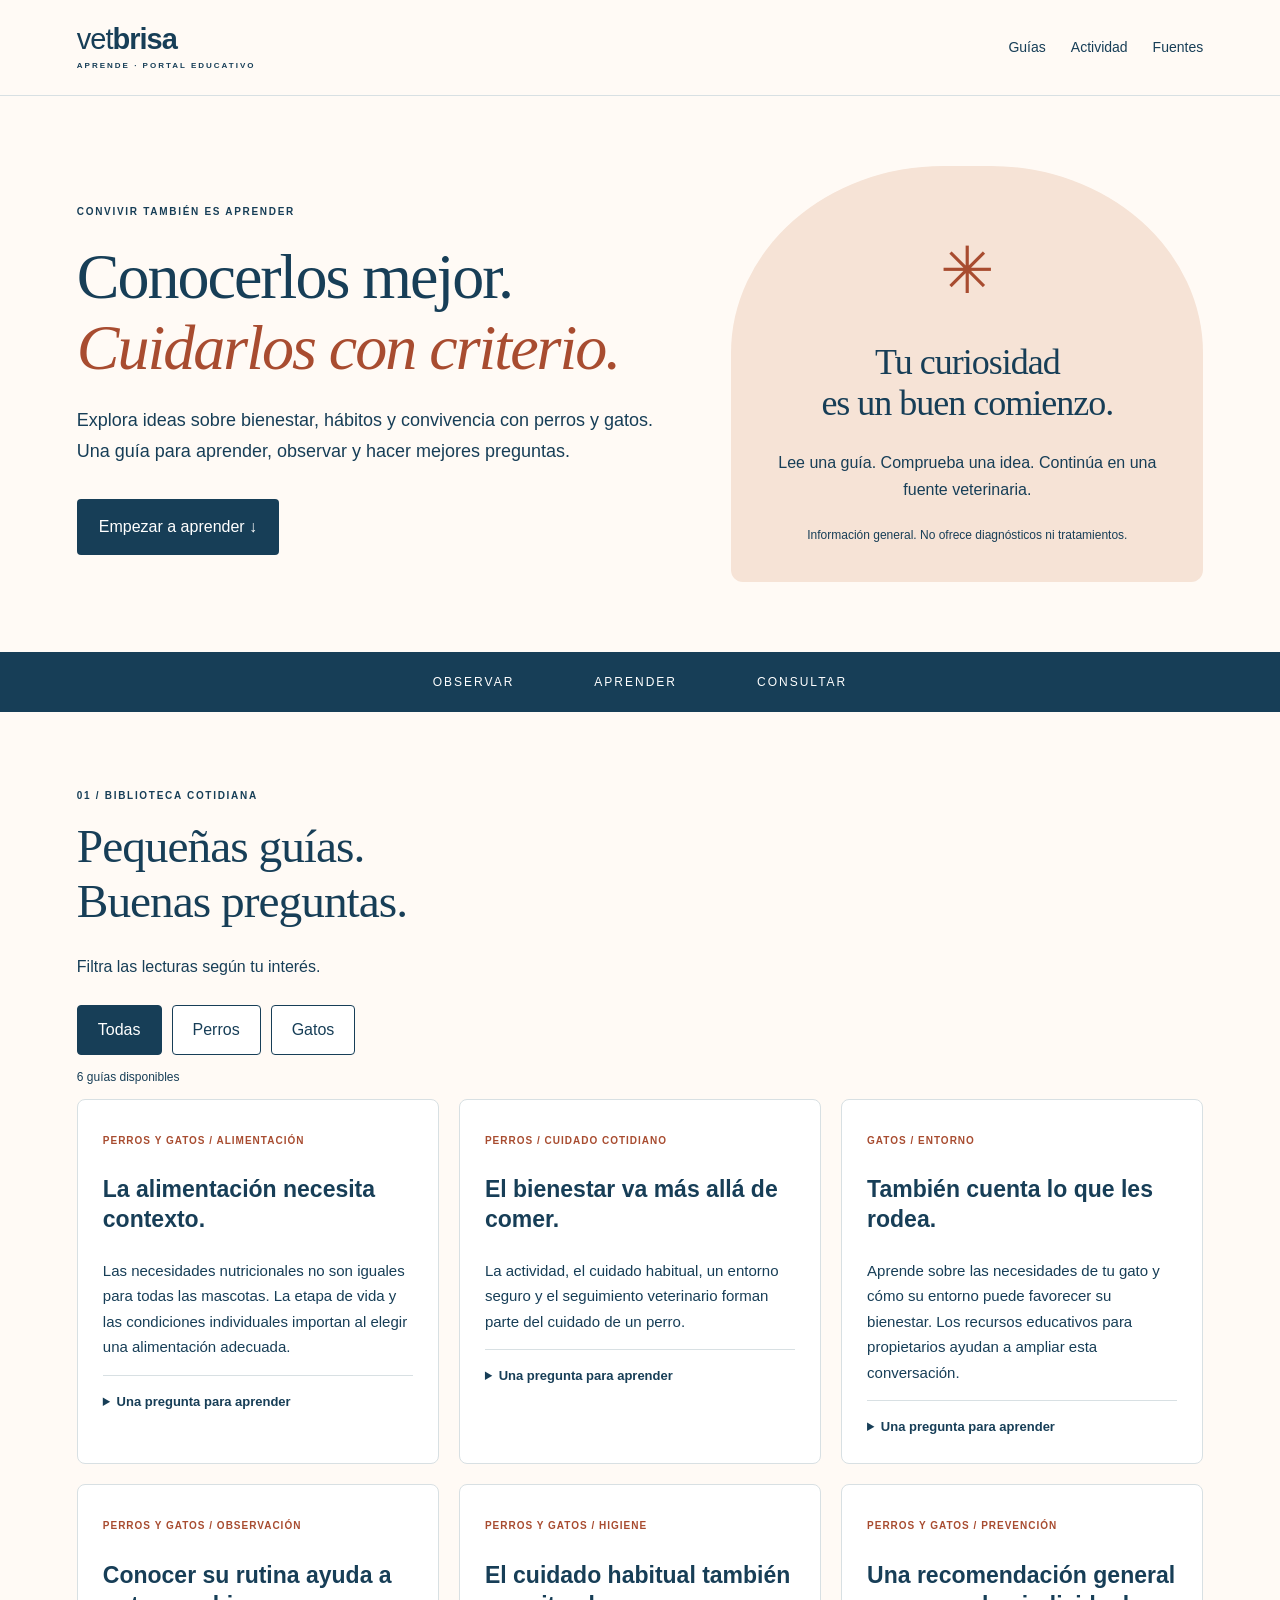
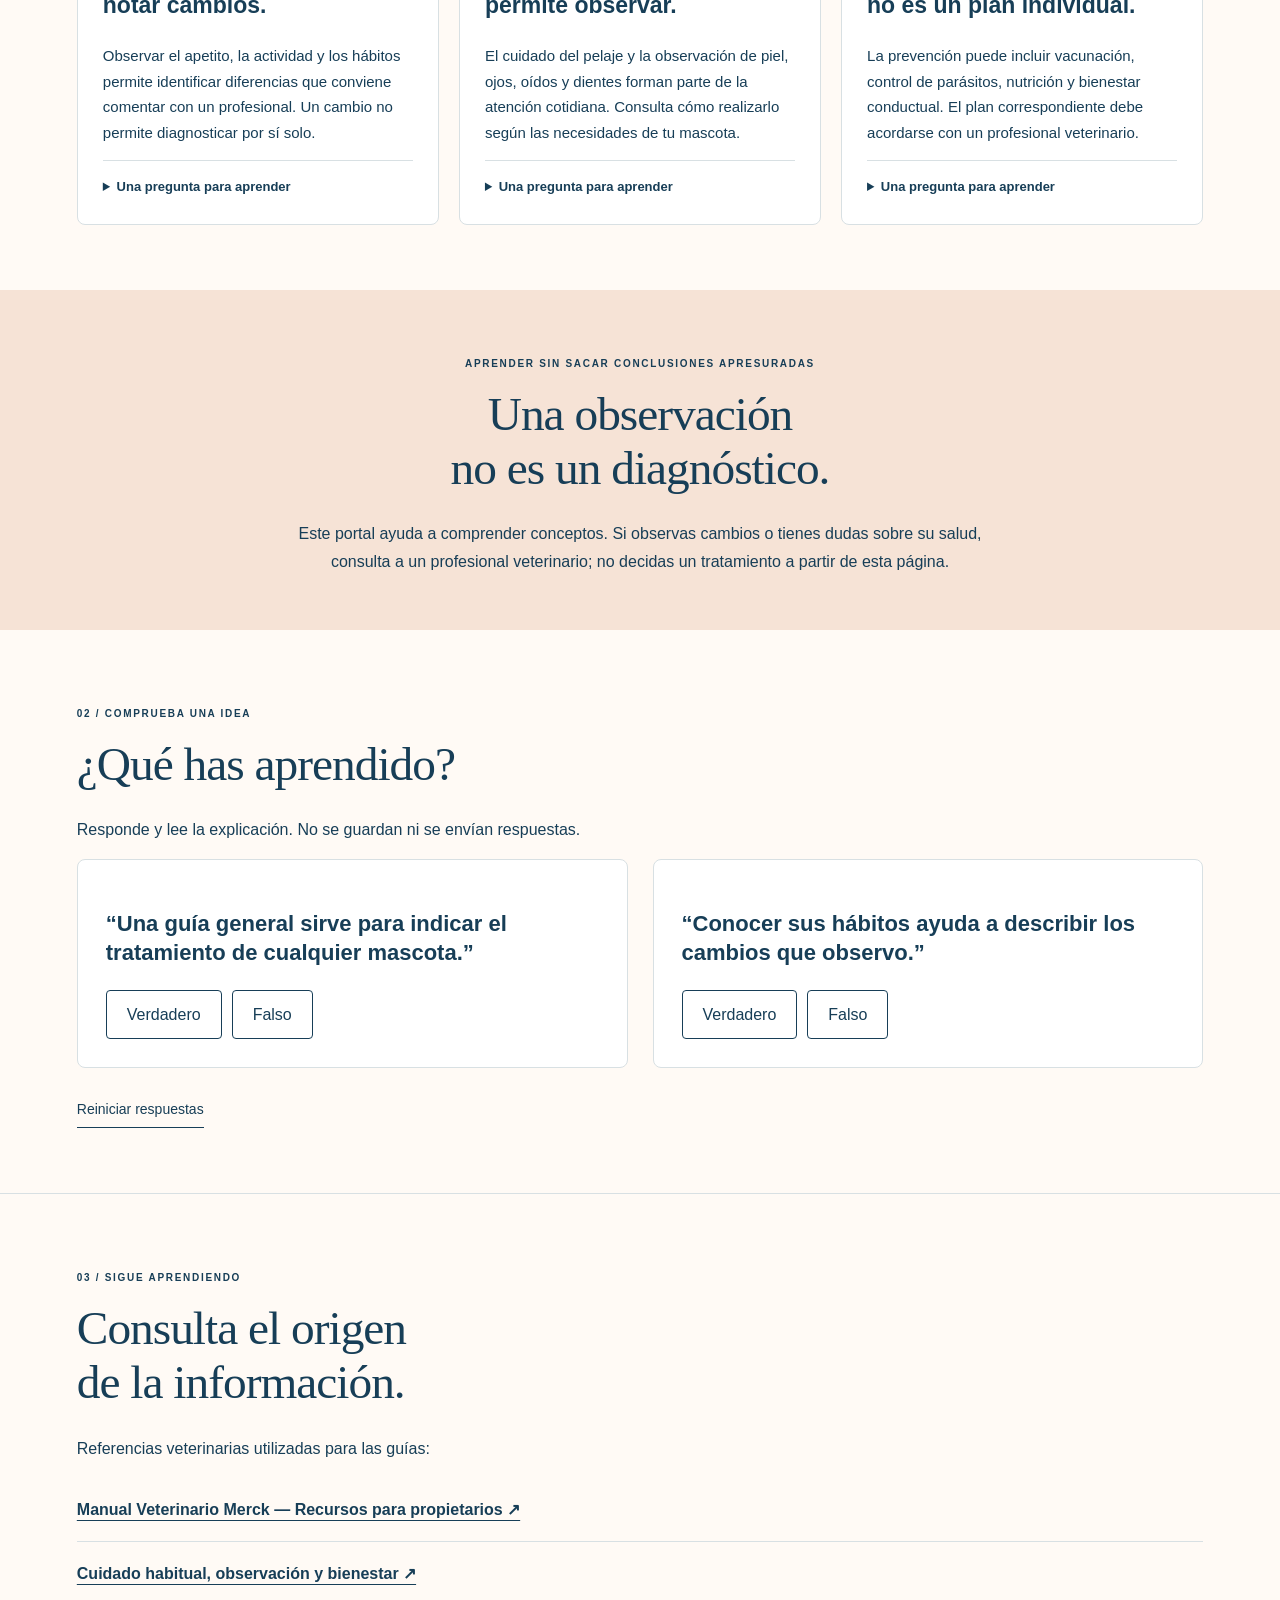
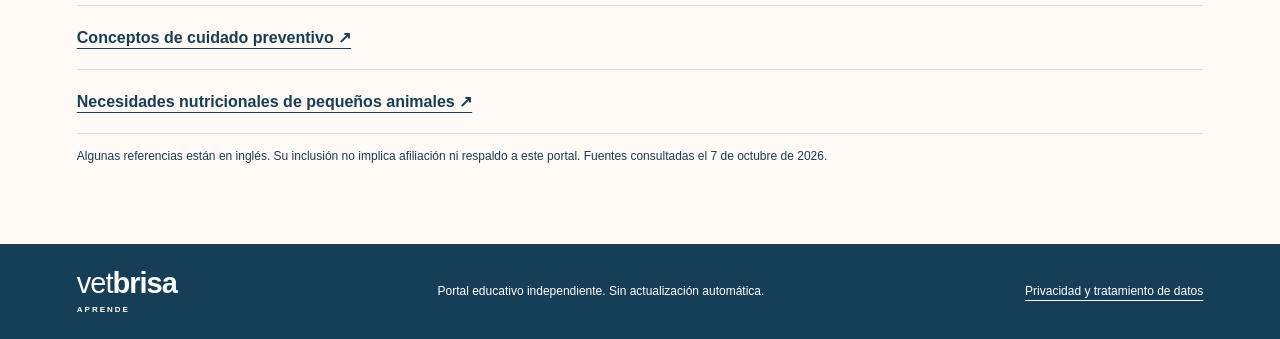
<file: index.html>
<!DOCTYPE html>
<html lang="es">
<head>
  <meta charset="UTF-8">
  <meta name="viewport" content="width=device-width, initial-scale=1">
  <meta name="description" content="Vet Brisa Aprende: guías educativas para conocer mejor a perros y gatos.">
  <title>Vet Brisa Aprende | Conocer para cuidar</title>
  <link rel="stylesheet" href="estilos.css?v=3">
  <script src="script.js?v=3" defer></script>
</head>
<body>
  <a class="skip" href="#guias">Saltar al contenido</a>

  <header>
    <a class="brand" href="#inicio">
      vet<strong>brisa</strong>
      <small>APRENDE · PORTAL EDUCATIVO</small>
    </a>
    <nav aria-label="Navegación principal">
      <a href="#guias">Guías</a>
      <a href="#actividad">Actividad</a>
      <a href="#fuentes">Fuentes</a>
    </nav>
  </header>

  <main>
    <section class="hero" id="inicio">
      <div>
        <p class="label">CONVIVIR TAMBIÉN ES APRENDER</p>
        <h1>Conocerlos mejor.<br><em>Cuidarlos con criterio.</em></h1>
        <p class="lead">
          Explora ideas sobre bienestar, hábitos y convivencia con perros
          y gatos. Una guía para aprender, observar y hacer mejores preguntas.
        </p>
        <a class="button" href="#guias">Empezar a aprender ↓</a>
      </div>

      <div class="hero-note">
        <span aria-hidden="true">✳</span>
        <h2>Tu curiosidad<br>es un buen comienzo.</h2>
        <p>Lee una guía. Comprueba una idea. Continúa en una fuente veterinaria.</p>
        <small>Información general. No ofrece diagnósticos ni tratamientos.</small>
      </div>
    </section>

    <div class="band">
      <span>OBSERVAR</span><span>APRENDER</span><span>CONSULTAR</span>
    </div>

    <section id="guias" class="section">
      <p class="label">01 / BIBLIOTECA COTIDIANA</p>
      <h2>Pequeñas guías.<br>Buenas preguntas.</h2>
      <p>Filtra las lecturas según tu interés.</p>

      <div class="filters" role="group" aria-label="Filtrar guías">
        <button data-filter="todos" aria-pressed="true">Todas</button>
        <button data-filter="perros" aria-pressed="false">Perros</button>
        <button data-filter="gatos" aria-pressed="false">Gatos</button>
      </div>
      <p id="filter-status" class="small" role="status">6 guías disponibles</p>

      <div class="cards">
        <article data-species="ambos">
          <span class="tag">PERROS Y GATOS / ALIMENTACIÓN</span>
          <h3>La alimentación necesita contexto.</h3>
          <p>
            Las necesidades nutricionales no son iguales para todas las
            mascotas. La etapa de vida y las condiciones individuales
            importan al elegir una alimentación adecuada.
          </p>
          <details>
            <summary>Una pregunta para aprender</summary>
            <p>¿La información que estoy leyendo corresponde a su especie y etapa de vida?</p>
          </details>
        </article>

        <article data-species="perros">
          <span class="tag">PERROS / CUIDADO COTIDIANO</span>
          <h3>El bienestar va más allá de comer.</h3>
          <p>
            La actividad, el cuidado habitual, un entorno seguro y el
            seguimiento veterinario forman parte del cuidado de un perro.
          </p>
          <details>
            <summary>Una pregunta para aprender</summary>
            <p>¿Qué aspectos de su rutina necesito conocer mejor?</p>
          </details>
        </article>

        <article data-species="gatos">
          <span class="tag">GATOS / ENTORNO</span>
          <h3>También cuenta lo que les rodea.</h3>
          <p>
            Aprende sobre las necesidades de tu gato y cómo su entorno
            puede favorecer su bienestar. Los recursos educativos para
            propietarios ayudan a ampliar esta conversación.
          </p>
          <details>
            <summary>Una pregunta para aprender</summary>
            <p>¿Estoy consultando recomendaciones específicas para gatos?</p>
          </details>
        </article>

        <article data-species="ambos">
          <span class="tag">PERROS Y GATOS / OBSERVACIÓN</span>
          <h3>Conocer su rutina ayuda a notar cambios.</h3>
          <p>
            Observar el apetito, la actividad y los hábitos permite
            identificar diferencias que conviene comentar con un
            profesional. Un cambio no permite diagnosticar por sí solo.
          </p>
          <details>
            <summary>Una pregunta para aprender</summary>
            <p>¿Qué cambió respecto a su comportamiento habitual y desde cuándo?</p>
          </details>
        </article>

        <article data-species="ambos">
          <span class="tag">PERROS Y GATOS / HIGIENE</span>
          <h3>El cuidado habitual también permite observar.</h3>
          <p>
            El cuidado del pelaje y la observación de piel, ojos, oídos
            y dientes forman parte de la atención cotidiana. Consulta
            cómo realizarlo según las necesidades de tu mascota.
          </p>
          <details>
            <summary>Una pregunta para aprender</summary>
            <p>¿Qué cuidados puedo hacer en casa y cuáles requieren orientación profesional?</p>
          </details>
        </article>

        <article data-species="ambos">
          <span class="tag">PERROS Y GATOS / PREVENCIÓN</span>
          <h3>Una recomendación general no es un plan individual.</h3>
          <p>
            La prevención puede incluir vacunación, control de parásitos,
            nutrición y bienestar conductual. El plan correspondiente
            debe acordarse con un profesional veterinario.
          </p>
          <details>
            <summary>Una pregunta para aprender</summary>
            <p>¿Esta recomendación general necesita adaptarse a mi mascota?</p>
          </details>
        </article>
      </div>
    </section>

    <section class="observation">
      <p class="label">APRENDER SIN SACAR CONCLUSIONES APRESURADAS</p>
      <h2>Una observación<br>no es un diagnóstico.</h2>
      <p>
        Este portal ayuda a comprender conceptos. Si observas cambios
        o tienes dudas sobre su salud, consulta a un profesional
        veterinario; no decidas un tratamiento a partir de esta página.
      </p>
    </section>

    <section id="actividad" class="section">
      <p class="label">02 / COMPRUEBA UNA IDEA</p>
      <h2>¿Qué has aprendido?</h2>
      <p>Responde y lee la explicación. No se guardan ni se envían respuestas.</p>

      <div class="quiz">
        <article>
          <h3>“Una guía general sirve para indicar el tratamiento de cualquier mascota.”</h3>
          <div class="quiz-buttons" role="group" aria-label="Primera pregunta">
            <button data-answer="incorrecto" aria-pressed="false">Verdadero</button>
            <button data-answer="correcto" aria-pressed="false">Falso</button>
          </div>
          <p class="feedback" role="status" hidden></p>
          <p class="explanation" hidden>
            Una guía aporta información general. La evaluación y las
            indicaciones individuales corresponden al profesional veterinario.
          </p>
        </article>

        <article>
          <h3>“Conocer sus hábitos ayuda a describir los cambios que observo.”</h3>
          <div class="quiz-buttons" role="group" aria-label="Segunda pregunta">
            <button data-answer="correcto" aria-pressed="false">Verdadero</button>
            <button data-answer="incorrecto" aria-pressed="false">Falso</button>
          </div>
          <p class="feedback" role="status" hidden></p>
          <p class="explanation" hidden>
            Observar su rutina permite explicar qué ha cambiado.
            Esa información no sustituye una evaluación profesional.
          </p>
        </article>
      </div>
      <button id="reset" class="reset">Reiniciar respuestas</button>
    </section>

    <section id="fuentes" class="section sources">
      <p class="label">03 / SIGUE APRENDIENDO</p>
      <h2>Consulta el origen<br>de la información.</h2>
      <p>Referencias veterinarias utilizadas para las guías:</p>

      <a href="https://www.merckvetmanual.com/resourcespages/pet-owners-overview"
         target="_blank" rel="noopener noreferrer">
        Manual Veterinario Merck — Recursos para propietarios ↗
      </a>
      <a href="https://www.merckvetmanual.com/management-and-nutrition/preventative-health-care-and-husbandry-in-small-animals/overview-of-preventative-health-care-and-husbandry-in-small-animals"
         target="_blank" rel="noopener noreferrer">
        Cuidado habitual, observación y bienestar ↗
      </a>
      <a href="https://www.merckvetmanual.com/management-and-nutrition/preventative-health-care-and-husbandry-in-small-animals/preventative-health-care-for-small-animals"
         target="_blank" rel="noopener noreferrer">
        Conceptos de cuidado preventivo ↗
      </a>
      <a href="https://www.merckvetmanual.com/management-and-nutrition/nutrition-small-animals/nutritional-requirements-of-small-animals"
         target="_blank" rel="noopener noreferrer">
        Necesidades nutricionales de pequeños animales ↗
      </a>

      <p class="small">
        Algunas referencias están en inglés. Su inclusión no implica
        afiliación ni respaldo a este portal.
        Fuentes consultadas el 7 de octubre de 2026.
      </p>
    </section>
  </main>

  <footer>
    <a class="brand" href="#inicio">vet<strong>brisa</strong><small>APRENDE</small></a>
    <p>Portal educativo independiente. Sin actualización automática.</p>
    <a href="privacidad.html">Privacidad y tratamiento de datos</a>
  </footer>
</body>
</html>
</file>
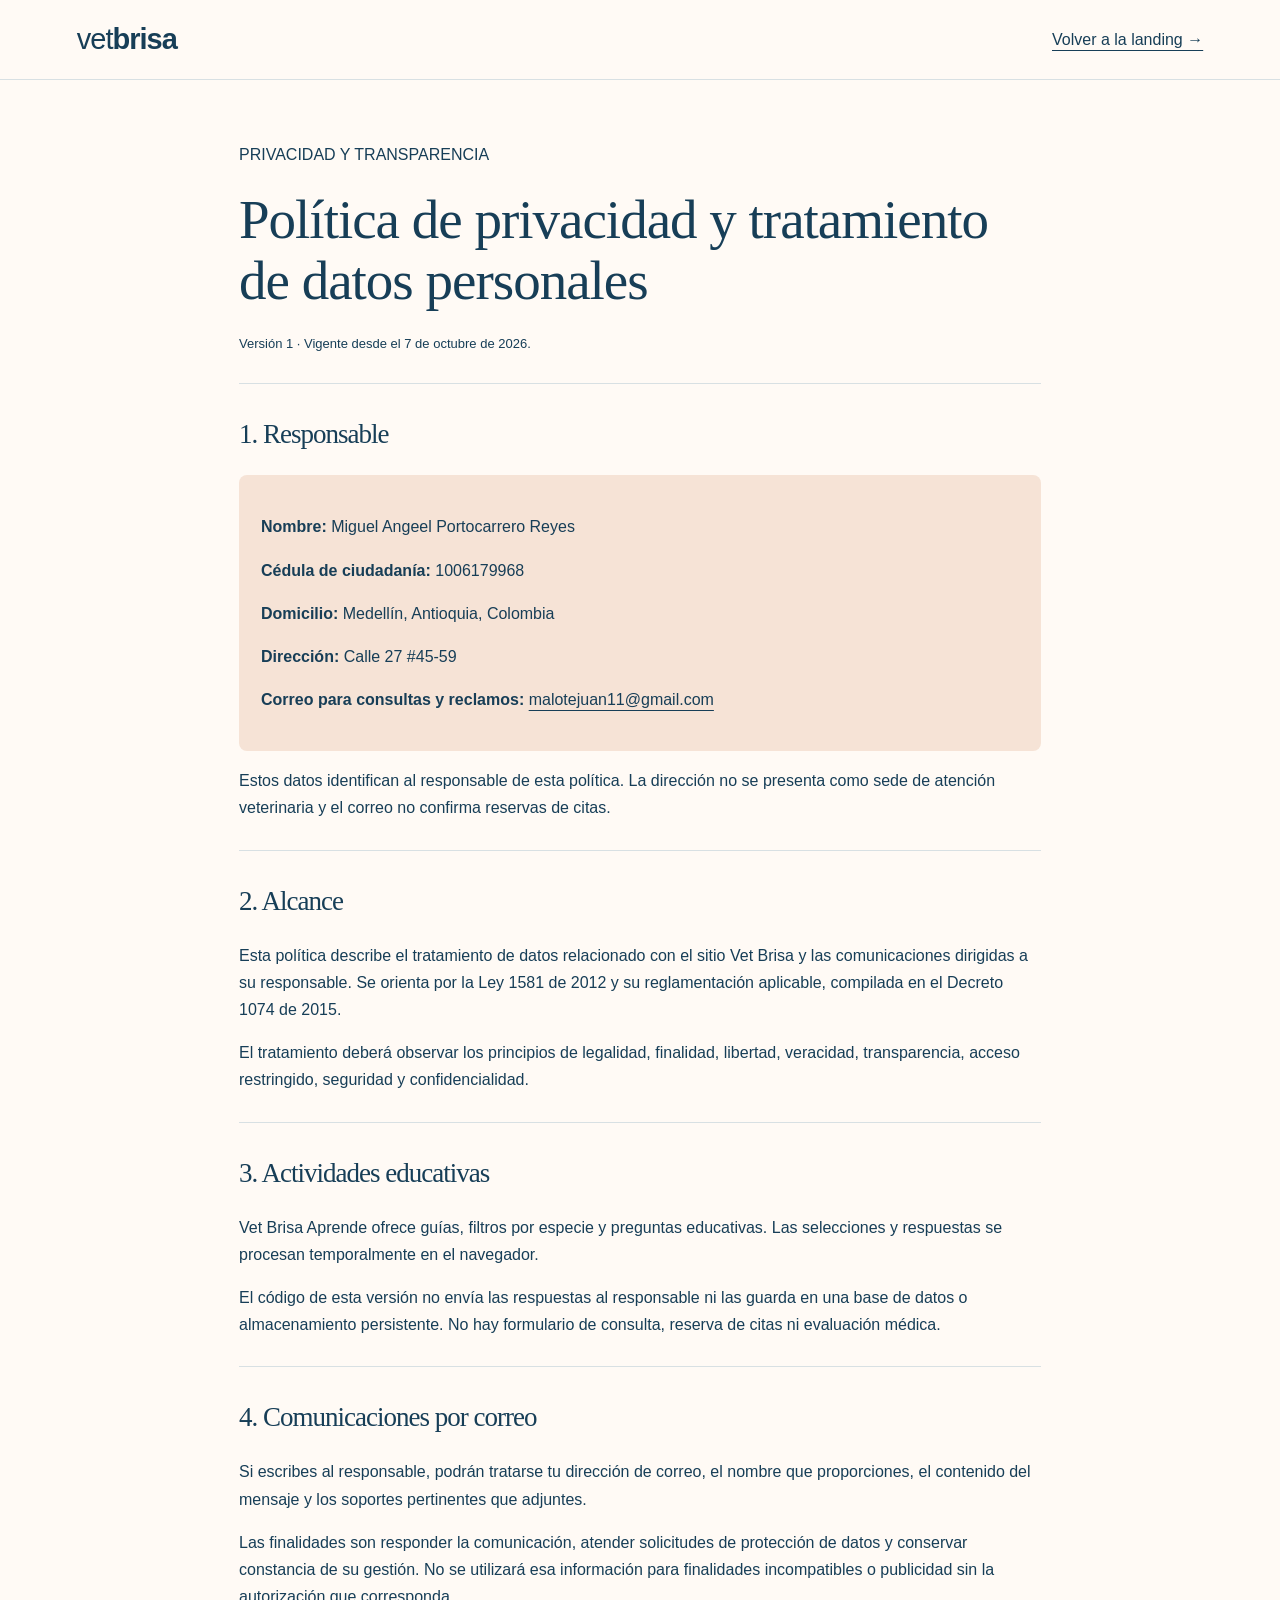
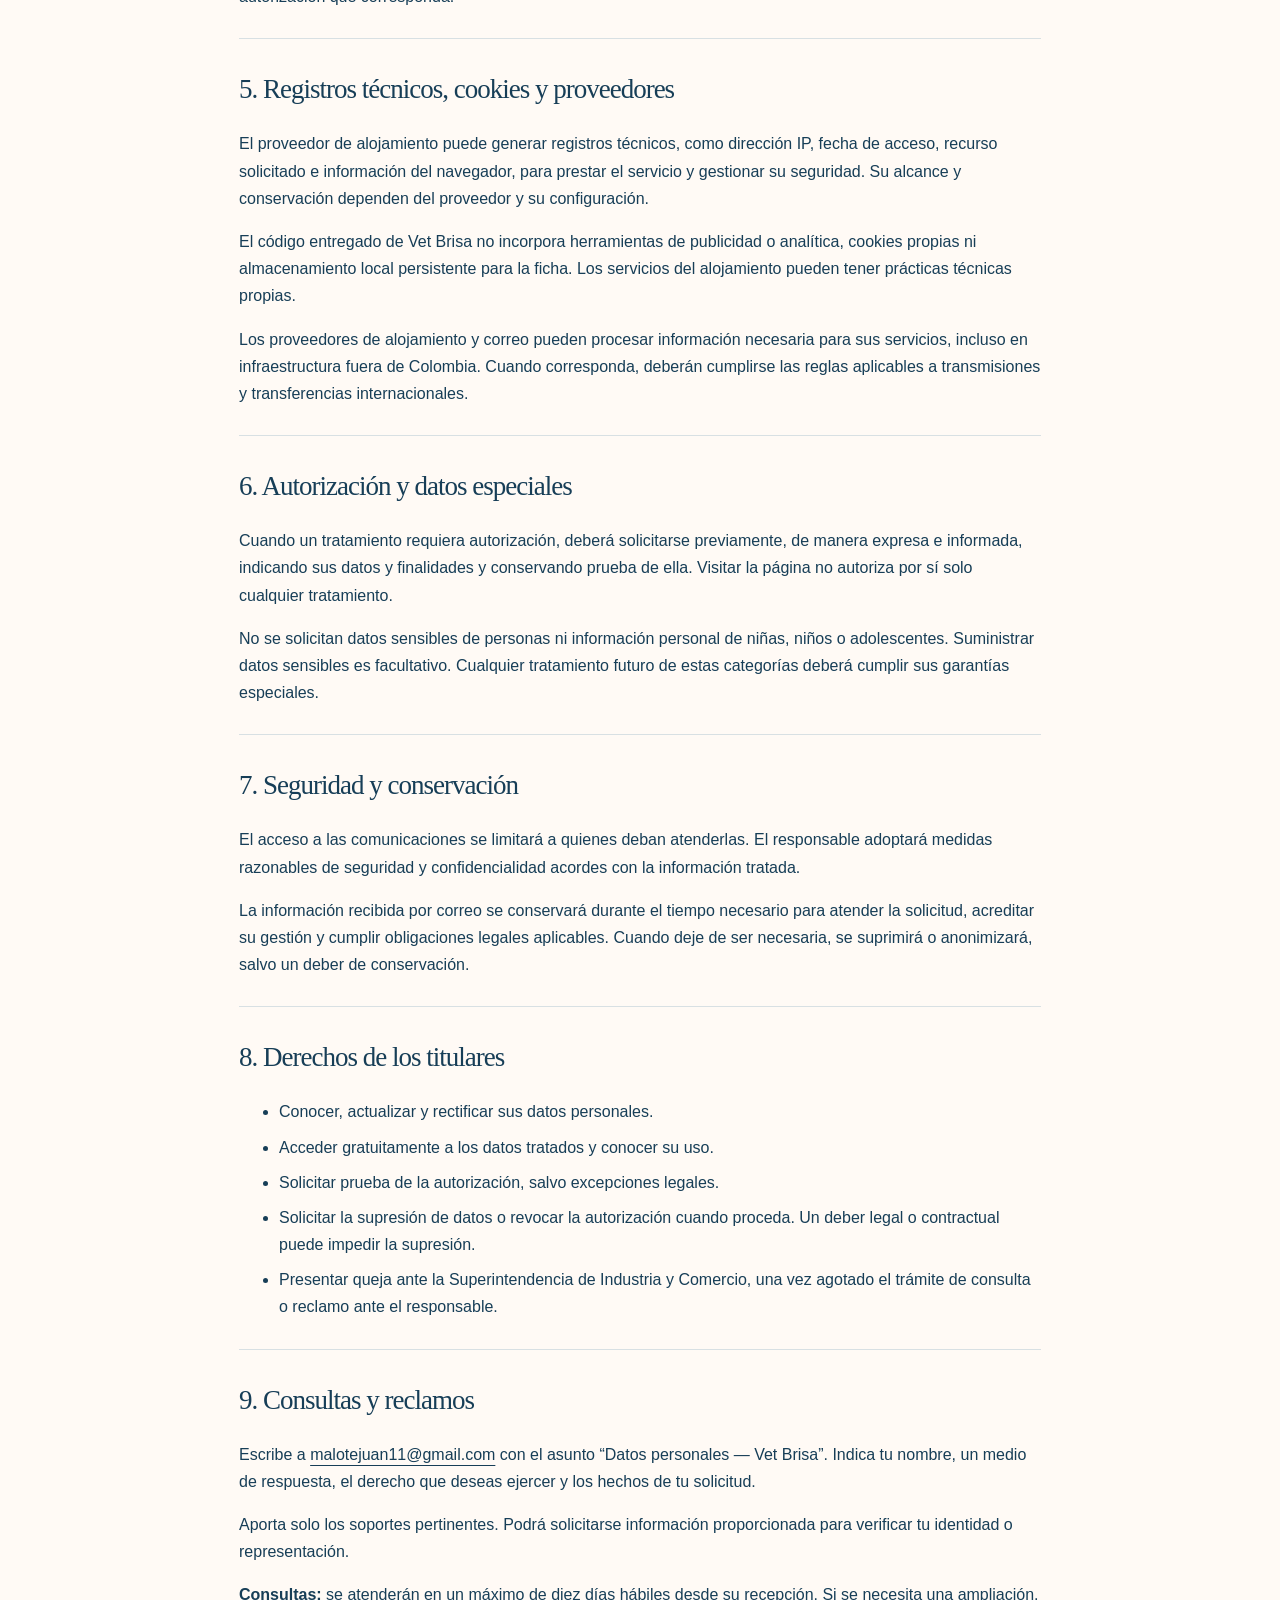
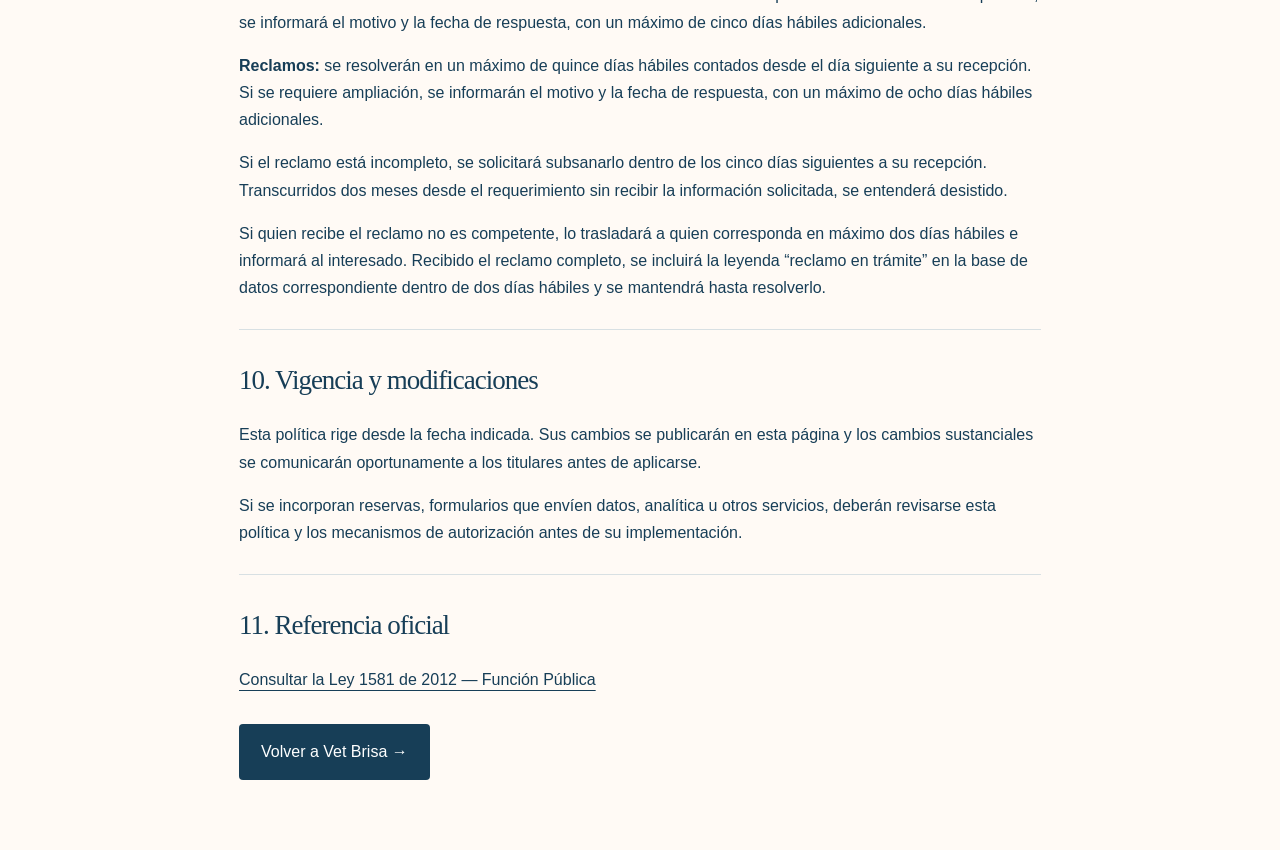
<file: privacidad.html>
<!DOCTYPE html>
<html lang="es">
<head>
  <meta charset="UTF-8">
  <meta name="viewport" content="width=device-width, initial-scale=1">
  <title>Política de privacidad | Vet Brisa</title>
  <link rel="stylesheet" href="estilos.css">
  <style>
    .policy-header {
      padding: 25px 6%;
      border-bottom: 1px solid var(--line);
      display: flex;
      justify-content: space-between;
      align-items: center;
      gap: 20px;
    }
    .policy {
      max-width: 850px;
      margin: auto;
      padding: 45px 24px 70px;
    }
    .policy h1 {
      font-size: clamp(35px, 6vw, 55px);
      letter-spacing: -1px;
    }
    .policy h2 {
      font-size: 27px;
      margin-top: 35px;
    }
    .policy section {
      border-top: 1px solid var(--line);
      margin-top: 28px;
    }
    .responsible {
      background: #f6e3d6;
      padding: 22px;
      border-radius: 8px;
      overflow-wrap: anywhere;
    }
    .policy li { margin-bottom: 8px; }
    .policy a { overflow-wrap: anywhere; }
    .policy-date { font-size: 13px; color: var(--muted); }
    @media (max-width: 550px) {
      .policy-header { flex-direction: column; align-items: start; }
    }
  </style>
</head>
<body>
  <header class="policy-header">
    <a class="brand" href="index.html">vet<strong>brisa</strong></a>
    <a href="index.html">Volver a la landing →</a>
  </header>

  <main class="policy">
    <p class="eyebrow">PRIVACIDAD Y TRANSPARENCIA</p>
    <h1>Política de privacidad y tratamiento de datos personales</h1>
    <p class="policy-date">Versión 1 · Vigente desde el 7 de octubre de 2026.</p>

    <section>
      <h2>1. Responsable</h2>
      <div class="responsible">
        <p><strong>Nombre:</strong> Miguel Angeel Portocarrero Reyes</p>
        <p><strong>Cédula de ciudadanía:</strong> 1006179968</p>
        <p><strong>Domicilio:</strong> Medellín, Antioquia, Colombia</p>
        <p><strong>Dirección:</strong> Calle 27 #45-59</p>
        <p>
          <strong>Correo para consultas y reclamos:</strong>
          <a href="mailto:malotejuan11@gmail.com">malotejuan11@gmail.com</a>
        </p>
      </div>
      <p>
        Estos datos identifican al responsable de esta política.
        La dirección no se presenta como sede de atención veterinaria
        y el correo no confirma reservas de citas.
      </p>
    </section>

    <section>
      <h2>2. Alcance</h2>
      <p>
        Esta política describe el tratamiento de datos relacionado con
        el sitio Vet Brisa y las comunicaciones dirigidas a su responsable.
        Se orienta por la Ley 1581 de 2012 y su reglamentación aplicable,
        compilada en el Decreto 1074 de 2015.
      </p>
      <p>
        El tratamiento deberá observar los principios de legalidad,
        finalidad, libertad, veracidad, transparencia, acceso restringido,
        seguridad y confidencialidad.
      </p>
    </section>
     <section>
  <h2>3. Actividades educativas</h2>
  <p>
    Vet Brisa Aprende ofrece guías, filtros por especie y preguntas
    educativas. Las selecciones y respuestas se procesan temporalmente
    en el navegador.
  </p>
  <p>
    El código de esta versión no envía las respuestas al responsable
    ni las guarda en una base de datos o almacenamiento persistente.
    No hay formulario de consulta, reserva de citas ni evaluación médica.
  </p>
</section>
    <section>
      <h2>4. Comunicaciones por correo</h2>
      <p>
        Si escribes al responsable, podrán tratarse tu dirección de correo,
        el nombre que proporciones, el contenido del mensaje y los soportes
        pertinentes que adjuntes.
      </p>
      <p>
        Las finalidades son responder la comunicación, atender solicitudes
        de protección de datos y conservar constancia de su gestión.
        No se utilizará esa información para finalidades incompatibles
        o publicidad sin la autorización que corresponda.
      </p>
    </section>

    <section>
      <h2>5. Registros técnicos, cookies y proveedores</h2>
      <p>
        El proveedor de alojamiento puede generar registros técnicos,
        como dirección IP, fecha de acceso, recurso solicitado e información
        del navegador, para prestar el servicio y gestionar su seguridad.
        Su alcance y conservación dependen del proveedor y su configuración.
      </p>
      <p>
        El código entregado de Vet Brisa no incorpora herramientas de
        publicidad o analítica, cookies propias ni almacenamiento local
        persistente para la ficha. Los servicios del alojamiento pueden
        tener prácticas técnicas propias.
      </p>
      <p>
        Los proveedores de alojamiento y correo pueden procesar información
        necesaria para sus servicios, incluso en infraestructura fuera
        de Colombia. Cuando corresponda, deberán cumplirse las reglas
        aplicables a transmisiones y transferencias internacionales.
      </p>
    </section>

    <section>
      <h2>6. Autorización y datos especiales</h2>
      <p>
        Cuando un tratamiento requiera autorización, deberá solicitarse
        previamente, de manera expresa e informada, indicando sus datos
        y finalidades y conservando prueba de ella. Visitar la página
        no autoriza por sí solo cualquier tratamiento.
      </p>
      <p>
        No se solicitan datos sensibles de personas ni información personal
        de niñas, niños o adolescentes. Suministrar datos sensibles es
        facultativo. Cualquier tratamiento futuro de estas categorías
        deberá cumplir sus garantías especiales.
      </p>
    </section>

    <section>
      <h2>7. Seguridad y conservación</h2>
      <p>
        El acceso a las comunicaciones se limitará a quienes deban
        atenderlas. El responsable adoptará medidas razonables de seguridad
        y confidencialidad acordes con la información tratada.
      </p>
      <p>
        La información recibida por correo se conservará durante el tiempo
        necesario para atender la solicitud, acreditar su gestión y cumplir
        obligaciones legales aplicables. Cuando deje de ser necesaria,
        se suprimirá o anonimizará, salvo un deber de conservación.
      </p>
    </section>

    <section>
      <h2>8. Derechos de los titulares</h2>
      <ul>
        <li>Conocer, actualizar y rectificar sus datos personales.</li>
        <li>Acceder gratuitamente a los datos tratados y conocer su uso.</li>
        <li>Solicitar prueba de la autorización, salvo excepciones legales.</li>
        <li>
          Solicitar la supresión de datos o revocar la autorización cuando
          proceda. Un deber legal o contractual puede impedir la supresión.
        </li>
        <li>
          Presentar queja ante la Superintendencia de Industria y Comercio,
          una vez agotado el trámite de consulta o reclamo ante el responsable.
        </li>
      </ul>
    </section>

    <section>
      <h2>9. Consultas y reclamos</h2>
      <p>
        Escribe a
        <a href="mailto:malotejuan11@gmail.com">malotejuan11@gmail.com</a>
        con el asunto “Datos personales — Vet Brisa”.
        Indica tu nombre, un medio de respuesta, el derecho que deseas
        ejercer y los hechos de tu solicitud.
      </p>
      <p>
        Aporta solo los soportes pertinentes. Podrá solicitarse información
        proporcionada para verificar tu identidad o representación.
      </p>
      <p>
        <strong>Consultas:</strong> se atenderán en un máximo de diez días
        hábiles desde su recepción. Si se necesita una ampliación, se
        informará el motivo y la fecha de respuesta, con un máximo de
        cinco días hábiles adicionales.
      </p>
      <p>
        <strong>Reclamos:</strong> se resolverán en un máximo de quince
        días hábiles contados desde el día siguiente a su recepción.
        Si se requiere ampliación, se informarán el motivo y la fecha
        de respuesta, con un máximo de ocho días hábiles adicionales.
      </p>
      <p>
        Si el reclamo está incompleto, se solicitará subsanarlo dentro
        de los cinco días siguientes a su recepción. Transcurridos dos
        meses desde el requerimiento sin recibir la información solicitada,
        se entenderá desistido.
      </p>
      <p>
        Si quien recibe el reclamo no es competente, lo trasladará a quien
        corresponda en máximo dos días hábiles e informará al interesado.
        Recibido el reclamo completo, se incluirá la leyenda “reclamo en
        trámite” en la base de datos correspondiente dentro de dos días
        hábiles y se mantendrá hasta resolverlo.
      </p>
    </section>

    <section>
      <h2>10. Vigencia y modificaciones</h2>
      <p>
        Esta política rige desde la fecha indicada. Sus cambios se publicarán
        en esta página y los cambios sustanciales se comunicarán oportunamente
        a los titulares antes de aplicarse.
      </p>
      <p>
        Si se incorporan reservas, formularios que envíen datos, analítica
        u otros servicios, deberán revisarse esta política y los mecanismos
        de autorización antes de su implementación.
      </p>
    </section>

    <section>
      <h2>11. Referencia oficial</h2>
      <p>
        <a
          href="https://www.funcionpublica.gov.co/eva/gestornormativo/norma.php?i=49981"
          target="_blank"
          rel="noopener noreferrer">
          Consultar la Ley 1581 de 2012 — Función Pública
        </a>
      </p>
    </section>

    <a class="button" href="index.html">Volver a Vet Brisa →</a>
  </main>
</body>
</html>
</file>
<file: estilos.css>
:root {
  --blue: #173e57;
  --peach: #f6b998;
  --paper: #fffaf5;
  --line: #d8e0e3;
}

* { box-sizing: border-box; }
html { scroll-behavior: smooth; }
body {
  margin: 0;
  background: var(--paper);
  color: var(--blue);
  font: 16px/1.7 Arial, sans-serif;
}
a { color: inherit; text-underline-offset: 5px; }
button { font: inherit; cursor: pointer; }
[hidden] { display: none !important; }

a:focus-visible,
button:focus-visible,
summary:focus-visible {
  outline: 3px solid #b94728;
  outline-offset: 5px;
}

.skip {
  position: absolute;
  top: -100px;
  padding: 12px;
  background: white;
}
.skip:focus { top: 0; z-index: 10; }

header, footer {
  display: flex;
  justify-content: space-between;
  align-items: center;
  gap: 25px;
  padding: 25px 6%;
}
header { border-bottom: 1px solid var(--line); }
.brand {
  text-decoration: none;
  font-size: 29px;
  line-height: 1;
  letter-spacing: -1px;
}
.brand small {
  display: block;
  margin-top: 8px;
  font-size: 8px;
  font-weight: bold;
  letter-spacing: 2px;
}
nav { display: flex; gap: 25px; }
nav a { font-size: 14px; text-decoration: none; }

.hero {
  display: grid;
  grid-template-columns: 1.25fr 1fr;
  gap: 65px;
  align-items: center;
  padding: 70px 6%;
}
.label, .tag {
  font-size: 10px;
  font-weight: bold;
  letter-spacing: 1.7px;
}
h1 {
  font: normal clamp(44px, 5vw, 72px)/1.1 Georgia, serif;
  letter-spacing: -2px;
  margin: 22px 0;
}
h1 em { color: #a84c30; }
.lead { max-width: 600px; font-size: 18px; }
.button {
  display: inline-block;
  padding: 14px 22px;
  background: var(--blue);
  color: white;
  text-decoration: none;
  border-radius: 4px;
  margin-top: 15px;
}
.hero-note {
  background: #f6e3d6;
  border-radius: 45% 45% 12px 12px;
  padding: 50px 35px 35px;
  text-align: center;
}
.hero-note > span { font-size: 65px; color: #a84c30; }
.hero-note h2 { font-size: 36px; }
.hero-note small { font-size: 12px; }

h2 {
  font: normal clamp(32px, 3.7vw, 49px)/1.15 Georgia, serif;
  letter-spacing: -1px;
  margin: 15px 0 25px;
}
h3 { line-height: 1.3; }

.band {
  display: flex;
  justify-content: center;
  gap: 80px;
  background: var(--blue);
  color: white;
  padding: 20px;
  font-size: 12px;
  letter-spacing: 2px;
}
.section { padding: 65px 6%; max-width: 1400px; margin: auto; }
.filters { display: flex; gap: 10px; margin: 25px 0 10px; }
.filters button, .quiz-buttons button {
  padding: 10px 20px;
  background: white;
  color: var(--blue);
  border: 1px solid var(--blue);
  border-radius: 4px;
}
button[aria-pressed="true"] {
  background: var(--blue);
  color: white;
}

.cards { display: grid; grid-template-columns: repeat(3, 1fr); gap: 20px; }
.cards article {
  background: white;
  border: 1px solid var(--line);
  border-radius: 8px;
  padding: 25px;
}
.tag { color: #a84c30; letter-spacing: 1px; }
.cards h3 { font-size: 23px; }
.cards p { font-size: 15px; }
details { border-top: 1px solid var(--line); padding-top: 15px; }
summary { font-size: 13px; font-weight: bold; cursor: pointer; }

.observation {
  background: #f6e3d6;
  padding: 55px 6%;
  text-align: center;
}
.observation p:last-child { max-width: 730px; margin: auto; }

.quiz { display: grid; grid-template-columns: 1fr 1fr; gap: 25px; }
.quiz article {
  border: 1px solid var(--line);
  background: white;
  padding: 28px;
  border-radius: 8px;
}
.quiz h3 { font-size: 22px; }
.quiz-buttons { display: flex; gap: 10px; }
.feedback { font-weight: bold; }
.explanation { font-size: 14px; }
.reset {
  background: none;
  border: 0;
  border-bottom: 1px solid var(--blue);
  color: var(--blue);
  padding: 5px 0;
  margin-top: 25px;
  font-size: 14px;
}
.sources { border-top: 1px solid var(--line); }
.sources > a {
  display: block;
  padding: 18px 0;
  border-bottom: 1px solid var(--line);
  font-weight: bold;
}
.small { font-size: 12px; }
footer { background: var(--blue); color: white; }
footer p, footer > a:last-child { font-size: 12px; }

@media (max-width: 950px) {
  .hero { gap: 30px; }
  .cards { grid-template-columns: repeat(2, 1fr); }
}
@media (max-width: 650px) {
  header { flex-wrap: wrap; }
  nav { gap: 22px; }
  .hero, .quiz { grid-template-columns: 1fr; }
  .hero { padding: 45px 6%; }
  h1 { font-size: 46px; }
  .cards { grid-template-columns: 1fr; }
  .band { gap: 25px; font-size: 10px; }
  .section { padding: 45px 6%; }
  footer { flex-direction: column; align-items: start; }
}
@media (prefers-reduced-motion: reduce) {
  html { scroll-behavior: auto; }
}
</file>
